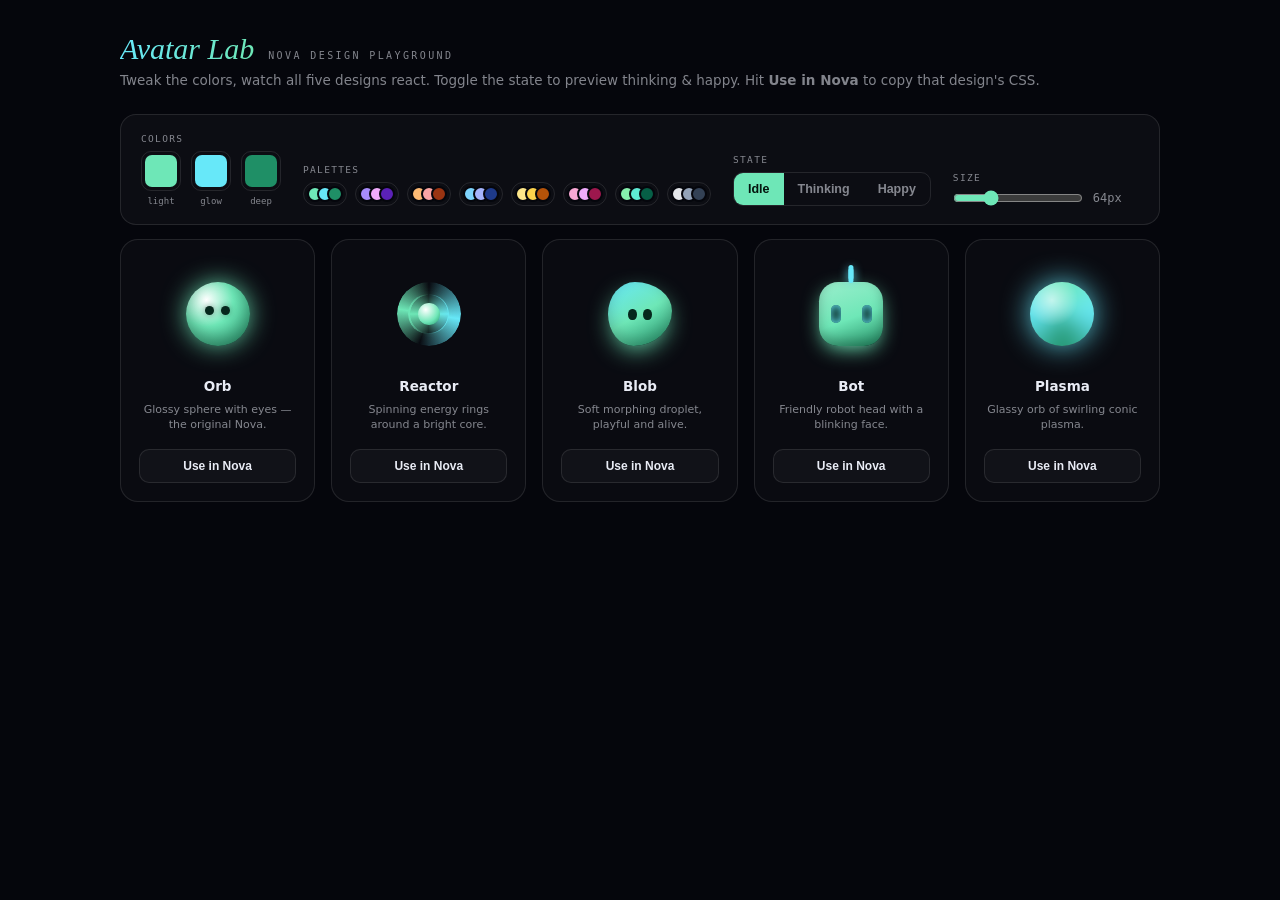
<file: avatar-lab.html>
<!DOCTYPE html>
<html lang="en">
<head>
<meta charset="UTF-8" />
<meta name="viewport" content="width=device-width, initial-scale=1.0" />
<link rel="manifest" href="manifest.webmanifest">
<link rel="apple-touch-icon" href="apple-touch-icon.png">
<link rel="icon" type="image/png" sizes="32x32" href="favicon-32.png">
<meta name="application-name" content="IKER OS">
<meta name="apple-mobile-web-app-title" content="IKER OS">
<meta name="apple-mobile-web-app-status-bar-style" content="black">
<title>Avatar Lab · Nova</title>
<!-- ============================================================
 * AVATAR LAB — local playground for the Nova avatar.
 * Pick colors, try 5 designs, preview idle / thinking / happy,
 * then "Use in Nova" copies the exact CSS for that design.
 * Pure HTML/CSS/JS, no build step. Serve locally and open.
 * ============================================================ -->
<style>
* { box-sizing: border-box; margin: 0; padding: 0; }
:root {
  --c1: #6EE7B7;   /* primary / light */
  --c2: #67E8F9;   /* secondary / glow */
  --c3: #1f8f66;   /* deep / shadow   */
  --bg: #05060c; --fg: #e9ecf5; --muted: rgba(233,236,245,.55); --line: rgba(255,255,255,.1);
}
html, body { background: var(--bg); }
body { font-family: ui-sans-serif, system-ui, -apple-system, sans-serif; color: var(--fg); min-height: 100vh; }

.shell { max-width: 1080px; margin: 0 auto; padding: 32px 20px 80px; }
header { display: flex; align-items: baseline; gap: 14px; margin-bottom: 6px; }
header h1 { font-family: 'Times New Roman', Georgia, serif; font-style: italic; font-weight: 500; font-size: 30px;
  background: linear-gradient(90deg, var(--c2), var(--c1)); -webkit-background-clip: text; background-clip: text; -webkit-text-fill-color: transparent; }
header .role { font-family: ui-monospace, monospace; font-size: 10px; letter-spacing: .24em; text-transform: uppercase; color: var(--muted); }
.sub { color: var(--muted); font-size: 13.5px; margin-bottom: 26px; }

/* ---------- control bar ---------- */
.controls { display: flex; flex-wrap: wrap; gap: 22px; align-items: flex-end;
  background: rgba(255,255,255,.03); border: 1px solid var(--line); border-radius: 16px; padding: 18px 20px; margin-bottom: 14px; }
.ctl { display: flex; flex-direction: column; gap: 7px; }
.ctl > label { font-family: ui-monospace, monospace; font-size: 9.5px; letter-spacing: .14em; text-transform: uppercase; color: var(--muted); }
.swatches { display: flex; gap: 10px; }
.swatch { display: flex; flex-direction: column; align-items: center; gap: 5px; }
.swatch input[type=color] { width: 40px; height: 40px; padding: 0; border: 1px solid var(--line); border-radius: 10px; background: none; cursor: pointer; }
.swatch input[type=color]::-webkit-color-swatch-wrapper { padding: 3px; }
.swatch input[type=color]::-webkit-color-swatch { border: none; border-radius: 7px; }
.swatch span { font-size: 9px; color: var(--muted); font-family: ui-monospace, monospace; }

.seg { display: inline-flex; border: 1px solid var(--line); border-radius: 10px; overflow: hidden; }
.seg button { border: 0; background: transparent; color: var(--muted); padding: 9px 14px; cursor: pointer; font-size: 12.5px; font-weight: 600; }
.seg button.on { background: var(--c1); color: #04140d; }

.presets { display: flex; flex-wrap: wrap; gap: 8px; }
.preset { border: 1px solid var(--line); border-radius: 999px; padding: 6px; cursor: pointer; background: none; display: flex; gap: 0; align-items: center; }
.preset i { width: 16px; height: 16px; border-radius: 50%; display: block; margin: -3px; border: 2px solid var(--bg); }
.preset:hover { border-color: var(--c1); }

.sizebar { display: flex; align-items: center; gap: 10px; }
.sizebar input[type=range] { accent-color: var(--c1); width: 130px; }

/* ---------- gallery ---------- */
.grid { display: grid; grid-template-columns: repeat(auto-fill, minmax(190px, 1fr)); gap: 16px; }
.card { position: relative; background: rgba(255,255,255,.025); border: 1px solid var(--line); border-radius: 18px;
  padding: 26px 18px 18px; display: flex; flex-direction: column; align-items: center; gap: 16px; min-height: 230px; transition: border-color .2s, transform .2s; }
.card:hover { border-color: color-mix(in srgb, var(--c1) 50%, transparent); transform: translateY(-2px); }
.stage { height: 96px; display: flex; align-items: center; justify-content: center; }
.card .name { font-size: 13.5px; font-weight: 600; }
.card .desc { font-size: 11px; color: var(--muted); text-align: center; line-height: 1.4; margin-top: -8px; }
.use { margin-top: auto; border: 1px solid var(--line); background: rgba(255,255,255,.03); color: var(--fg);
  font-size: 12px; font-weight: 600; padding: 9px 0; width: 100%; border-radius: 10px; cursor: pointer; transition: .15s; }
.use:hover { background: var(--c1); color: #04140d; border-color: var(--c1); }
.use.copied { background: var(--c1); color: #04140d; border-color: var(--c1); }

/* ============================================================
   AVATAR DESIGNS — all driven by --c1 / --c2 / --c3.
   Container <div class="av av--N" data-state="idle|think|happy">
   sized by --s (px). States toggled by data-state on the body.
   ============================================================ */
.av { --s: 64px; width: var(--s); height: var(--s); position: relative; flex-shrink: 0; }

/* 1 · ORB — the original Nova orb */
.av--orb { border-radius: 50%;
  background: radial-gradient(circle at 32% 28%, #ffffff, var(--c1) 42%, var(--c3) 100%);
  box-shadow: 0 0 26px -2px var(--c1), inset 0 -7px 16px rgba(0,0,0,.28);
  animation: floatY 4s ease-in-out infinite; }
.av--orb::before, .av--orb::after { content:''; position:absolute; top:38%; width:14%; height:14%; border-radius:50%;
  background:#06281d; box-shadow:0 0 6px rgba(0,0,0,.4); transition:height .15s; }
.av--orb::before { left:30%; } .av--orb::after { right:30%; }
[data-state=think] .av--orb { animation: floatY 1.1s ease-in-out infinite, glowPulse 1.1s ease-in-out infinite; }
[data-state=happy] .av--orb::before, [data-state=happy] .av--orb::after { height:6%; border-radius:0 0 9px 9px; }

/* 2 · REACTOR — spinning conic rings round a core */
.av--reactor { display:grid; place-items:center; animation: floatY 4.5s ease-in-out infinite; }
.av--reactor::before { content:''; position:absolute; inset:0; border-radius:50%;
  background: conic-gradient(from 0deg, transparent, var(--c2), transparent 55%, var(--c1), transparent);
  -webkit-mask: radial-gradient(closest-side, transparent 58%, #000 60%); mask: radial-gradient(closest-side, transparent 58%, #000 60%);
  animation: spin 6s linear infinite; }
.av--reactor::after { content:''; position:absolute; inset:18%; border-radius:50%;
  background: conic-gradient(from 180deg, transparent, var(--c1), transparent 50%, var(--c2), transparent);
  -webkit-mask: radial-gradient(closest-side, transparent 48%, #000 50%); mask: radial-gradient(closest-side, transparent 48%, #000 50%);
  animation: spin 3.4s linear infinite reverse; }
.av--reactor i { width:34%; height:34%; border-radius:50%; z-index:1;
  background: radial-gradient(circle at 35% 30%, #fff, var(--c1) 60%, var(--c3));
  box-shadow: 0 0 18px var(--c1); }
[data-state=think] .av--reactor::before { animation-duration: 1.6s; }
[data-state=think] .av--reactor::after { animation-duration: 1s; }
[data-state=happy] .av--reactor i { animation: pop .5s ease; }

/* 3 · BLOB — morphing gooey droplet with eyes */
.av--blob { background: linear-gradient(150deg, var(--c2), var(--c1) 50%, var(--c3));
  box-shadow: 0 8px 24px -6px var(--c1), inset 0 -6px 14px rgba(0,0,0,.2);
  border-radius: 42% 58% 60% 40% / 50% 45% 55% 50%;
  animation: morph 6s ease-in-out infinite, floatY 5s ease-in-out infinite; }
.av--blob::before, .av--blob::after { content:''; position:absolute; top:42%; width:13%; height:18%; border-radius:50%;
  background:#06281d; transition:height .15s; }
.av--blob::before { left:32%; } .av--blob::after { right:32%; }
[data-state=think] .av--blob { animation: morph 1.8s ease-in-out infinite, floatY 1.4s ease-in-out infinite; }
[data-state=happy] .av--blob::before, [data-state=happy] .av--blob::after { height:7%; top:46%; border-radius:0 0 8px 8px; }

/* 4 · BOT — friendly rounded robot head */
.av--bot { border-radius: 30%;
  background: linear-gradient(160deg, color-mix(in srgb, var(--c1) 70%, #fff), var(--c1) 55%, var(--c3));
  box-shadow: 0 6px 20px -4px var(--c1), inset 0 -5px 12px rgba(0,0,0,.25); animation: floatY 4s ease-in-out infinite; }
.av--bot::before { content:''; position:absolute; left:50%; top:-22%; transform:translateX(-50%);
  width:8%; height:24%; background:var(--c2); border-radius:99px; box-shadow:0 -3px 0 0 var(--c2), 0 0 10px var(--c2); }
.av--bot .face { position:absolute; inset:24% 18%; display:flex; align-items:center; justify-content:space-between; }
.av--bot .face b { width:24%; height:55%; border-radius:99px; background:#06281d; box-shadow:0 0 8px var(--c2) inset; transition:.15s; animation: blink 4.2s infinite; }
[data-state=think] .av--bot .face b { animation: blink 1.1s infinite; }
[data-state=happy] .av--bot .face b { height:24%; border-radius:0 0 99px 99px; }

/* 5 · PLASMA — glassy swirling conic plasma */
.av--plasma { border-radius:50%; overflow:hidden; isolation:isolate;
  box-shadow: 0 0 30px -2px var(--c2), inset 0 0 0 1.5px rgba(255,255,255,.25); animation: floatY 4.5s ease-in-out infinite; }
.av--plasma::before { content:''; position:absolute; inset:-40%;
  background: conic-gradient(from 0deg, var(--c1), var(--c2), var(--c3), var(--c2), var(--c1));
  filter: blur(10px); animation: spin 7s linear infinite; }
.av--plasma::after { content:''; position:absolute; inset:0; border-radius:50%;
  background: radial-gradient(circle at 34% 28%, rgba(255,255,255,.6), transparent 42%); }
[data-state=think] .av--plasma::before { animation-duration: 1.8s; }
[data-state=happy] .av--plasma { animation: floatY 4.5s ease-in-out infinite, pop .5s ease; }

/* ---------- shared keyframes ---------- */
@keyframes floatY { 0%,100%{ transform: translateY(0) } 50%{ transform: translateY(-7px) } }
@keyframes glowPulse { 0%,100%{ box-shadow: 0 0 26px -2px var(--c1) } 50%{ box-shadow: 0 0 40px 3px var(--c1) } }
@keyframes spin { to { transform: rotate(360deg) } }
@keyframes morph {
  0%,100%{ border-radius: 42% 58% 60% 40% / 50% 45% 55% 50% }
  33%{ border-radius: 60% 40% 45% 55% / 55% 55% 45% 45% }
  66%{ border-radius: 45% 55% 55% 45% / 42% 58% 42% 58% } }
@keyframes blink { 0%,92%,100%{ transform: scaleY(1) } 96%{ transform: scaleY(.1) } }
@keyframes pop { 0%{ transform: scale(1) } 40%{ transform: scale(1.18) } 100%{ transform: scale(1) } }

.toast { position: fixed; left: 50%; bottom: 26px; transform: translateX(-50%) translateY(20px);
  background: var(--c1); color: #04140d; font-weight: 700; font-size: 13px; padding: 11px 20px; border-radius: 999px;
  opacity: 0; pointer-events: none; transition: .25s; box-shadow: 0 10px 30px -6px var(--c1); }
.toast.show { opacity: 1; transform: translateX(-50%) translateY(0); }

@media (max-width: 560px){ .controls { gap: 16px; } }
</style>
</head>
<body data-state="idle">
  <div class="shell">
    <header>
      <h1>Avatar Lab</h1><span class="role">Nova design playground</span>
    </header>
    <p class="sub">Tweak the colors, watch all five designs react. Toggle the state to preview thinking & happy. Hit <b>Use in Nova</b> to copy that design's CSS.</p>

    <div class="controls">
      <div class="ctl">
        <label>Colors</label>
        <div class="swatches">
          <div class="swatch"><input id="c1" type="color" value="#6EE7B7"><span>light</span></div>
          <div class="swatch"><input id="c2" type="color" value="#67E8F9"><span>glow</span></div>
          <div class="swatch"><input id="c3" type="color" value="#1f8f66"><span>deep</span></div>
        </div>
      </div>

      <div class="ctl">
        <label>Palettes</label>
        <div class="presets" id="presets"></div>
      </div>

      <div class="ctl">
        <label>State</label>
        <div class="seg" id="stateSeg">
          <button data-state="idle" class="on">Idle</button>
          <button data-state="think">Thinking</button>
          <button data-state="happy">Happy</button>
        </div>
      </div>

      <div class="ctl">
        <label>Size</label>
        <div class="sizebar"><input id="size" type="range" min="44" max="120" value="64"><span id="sizeVal" style="font-size:12px;color:var(--muted);font-family:ui-monospace,monospace">64px</span></div>
      </div>
    </div>

    <div class="grid" id="grid"></div>
  </div>

  <div class="toast" id="toast">Copied!</div>

<script>
(function(){
  const root = document.documentElement;
  const body = document.body;

  const DESIGNS = [
    { id:'orb',     name:'Orb',     desc:'Glossy sphere with eyes — the original Nova.', html:'' },
    { id:'reactor', name:'Reactor', desc:'Spinning energy rings around a bright core.',   html:'<i></i>' },
    { id:'blob',    name:'Blob',    desc:'Soft morphing droplet, playful and alive.',     html:'' },
    { id:'bot',     name:'Bot',     desc:'Friendly robot head with a blinking face.',     html:'<div class="face"><b></b><b></b></div>' },
    { id:'plasma',  name:'Plasma',  desc:'Glassy orb of swirling conic plasma.',          html:'' },
  ];

  const PALETTES = [
    { c1:'#6EE7B7', c2:'#67E8F9', c3:'#1f8f66' }, // mint (default)
    { c1:'#A78BFA', c2:'#F0ABFC', c3:'#5B21B6' }, // violet
    { c1:'#FDBA74', c2:'#FCA5A5', c3:'#9A3412' }, // sunset
    { c1:'#7DD3FC', c2:'#A5B4FC', c3:'#1E3A8A' }, // ocean
    { c1:'#FDE68A', c2:'#FCD34D', c3:'#B45309' }, // gold
    { c1:'#F9A8D4', c2:'#F0ABFC', c3:'#9D174D' }, // bubblegum
    { c1:'#86EFAC', c2:'#5EEAD4', c3:'#065F46' }, // emerald
    { c1:'#E5E7EB', c2:'#94A3B8', c3:'#334155' }, // graphite
  ];

  // build gallery
  const grid = document.getElementById('grid');
  DESIGNS.forEach(d => {
    const card = document.createElement('div');
    card.className = 'card';
    card.innerHTML =
      '<div class="stage"><div class="av av--'+d.id+'">'+d.html+'</div></div>' +
      '<div class="name">'+d.name+'</div>' +
      '<div class="desc">'+d.desc+'</div>' +
      '<button class="use" data-id="'+d.id+'">Use in Nova</button>';
    grid.appendChild(card);
  });

  // build palette chips
  const presets = document.getElementById('presets');
  PALETTES.forEach(p => {
    const b = document.createElement('button');
    b.className = 'preset'; b.title = 'Apply palette';
    b.innerHTML = '<i style="background:'+p.c1+'"></i><i style="background:'+p.c2+'"></i><i style="background:'+p.c3+'"></i>';
    b.addEventListener('click', () => applyPalette(p));
    presets.appendChild(b);
  });

  // colors
  const c1 = document.getElementById('c1'), c2 = document.getElementById('c2'), c3 = document.getElementById('c3');
  function syncColors(){ root.style.setProperty('--c1', c1.value); root.style.setProperty('--c2', c2.value); root.style.setProperty('--c3', c3.value); }
  [c1,c2,c3].forEach(el => el.addEventListener('input', syncColors));
  function applyPalette(p){ c1.value=p.c1; c2.value=p.c2; c3.value=p.c3; syncColors(); }
  syncColors();

  // size
  const size = document.getElementById('size'), sizeVal = document.getElementById('sizeVal');
  function syncSize(){ document.querySelectorAll('.av').forEach(a => a.style.setProperty('--s', size.value+'px')); sizeVal.textContent = size.value+'px'; }
  size.addEventListener('input', syncSize); syncSize();

  // state
  document.getElementById('stateSeg').addEventListener('click', e => {
    const btn = e.target.closest('button'); if (!btn) return;
    body.dataset.state = btn.dataset.state;
    document.querySelectorAll('#stateSeg button').forEach(b => b.classList.toggle('on', b === btn));
  });

  // ---- "Use in Nova": copy the chosen design's CSS, ready to paste ----
  const toast = document.getElementById('toast');
  function showToast(msg){ toast.textContent = msg; toast.classList.add('show'); setTimeout(()=>toast.classList.remove('show'), 1600); }

  function cssFor(id){
    const vars = `:root{\n  --c1: ${c1.value};\n  --c2: ${c2.value};\n  --c3: ${c3.value};\n}`;
    const sheet = document.styleSheets[0];
    const want = ['.av ', '.av--'+id, '@keyframes floatY','@keyframes glowPulse','@keyframes spin','@keyframes morph','@keyframes blink','@keyframes pop'];
    const rules = [];
    for (const r of sheet.cssRules){
      const t = r.cssText;
      if (t.startsWith('.av{') || t.startsWith('.av ')) { rules.push(t); continue; }
      if (t.includes('.av--'+id)) { rules.push(t); continue; }
      if (t.startsWith('@keyframes')) { rules.push(t); continue; }
    }
    return `/* Nova avatar · "${id}" design — paste into your stylesheet */\n${vars}\n\n` + rules.join('\n') +
      `\n\n<!-- markup -->\n<div class="av av--${id}" data-state="idle">${DESIGNS.find(d=>d.id===id).html}</div>`;
  }

  grid.addEventListener('click', async e => {
    const btn = e.target.closest('.use'); if (!btn) return;
    const css = cssFor(btn.dataset.id);
    try { await navigator.clipboard.writeText(css); } catch(_){
      const ta = document.createElement('textarea'); ta.value = css; document.body.appendChild(ta); ta.select(); document.execCommand('copy'); ta.remove();
    }
    btn.classList.add('copied'); btn.textContent = '✓ Copied CSS';
    setTimeout(()=>{ btn.classList.remove('copied'); btn.textContent = 'Use in Nova'; }, 1500);
    showToast(btn.dataset.id + ' CSS copied');
  });
})();
</script>
</body>
</html>
</file>
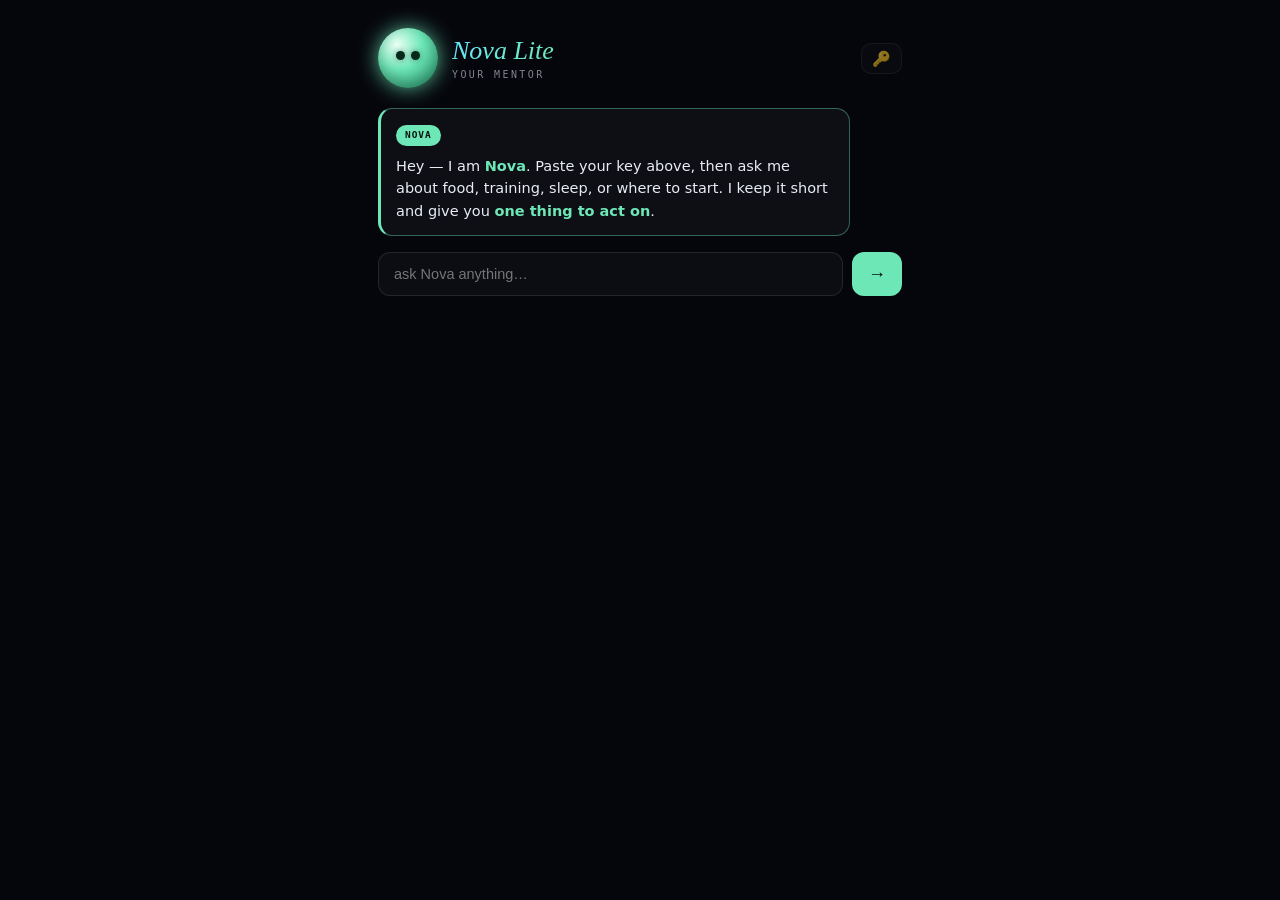
<file: nova-lite.html>
<!DOCTYPE html>
<html lang="en">
<head>
<meta charset="UTF-8" />
<meta name="viewport" content="width=device-width, initial-scale=1.0" />
<link rel="manifest" href="manifest.webmanifest">
<link rel="apple-touch-icon" href="apple-touch-icon.png">
<link rel="icon" type="image/png" sizes="32x32" href="favicon-32.png">
<meta name="application-name" content="IKER OS">
<meta name="apple-mobile-web-app-title" content="IKER OS">
<meta name="apple-mobile-web-app-status-bar-style" content="black">
<title>Nova Lite · AI Mentor</title>
<!-- ============================================================
 * NOVA LITE — a simple, drop-in AI mentor for ANY dashboard.
 * Single self-contained file. No backend, no build step.
 *
 * HOW IT WORKS (bring-your-own-key):
 *   • The viewer pastes their OWN Anthropic API key (stored only in
 *     their browser's localStorage — never sent anywhere but Anthropic).
 *   • Nova reads whatever the dashboard saved in localStorage for context.
 *   • Calls the Claude API directly from the browser using the
 *     `anthropic-dangerous-direct-browser-access` header.
 *
 * This is the lightweight version: a flat CSS orb (no 3D), basic chat.
 * The premium build (3D avatar, Spark voice scheduler, secure server
 * proxy, palettes) is the paid Patreon episode.
 * ============================================================ -->
<style>
* { box-sizing: border-box; margin: 0; padding: 0; }
:root { --accent: #6EE7B7; --accent-2: #67E8F9; --bg: #05060c; --fg: #e9ecf5; --muted: rgba(233,236,245,.55); --line: rgba(255,255,255,.1); }
html, body { background: var(--bg); }
body { font-family: ui-sans-serif, system-ui, -apple-system, sans-serif; color: var(--fg); min-height: 100vh; }

.wrap { max-width: 560px; margin: 0 auto; padding: 28px 18px 60px; }
.top { display: flex; align-items: center; gap: 14px; margin-bottom: 20px; }
.key-toggle { margin-left: auto; border: 1px solid var(--line); background: rgba(255,255,255,.03); border-radius: 10px; padding: 7px 10px; cursor: pointer; font-size: 15px; line-height: 1; opacity: .55; transition: opacity .15s; }
.key-toggle:hover { opacity: 1; }
.key-toggle.has-key { opacity: 1; border-color: var(--accent); }
.keypanel { display: none; }
.keypanel.open { display: block; }

/* ---- flat CSS orb avatar (lightweight, no Three.js) ---- */
.orb { width: 60px; height: 60px; border-radius: 50%; position: relative; flex-shrink: 0;
  background: radial-gradient(circle at 32% 28%, #eafff6, var(--accent) 42%, #1f8f66 100%);
  box-shadow: 0 0 22px -2px var(--accent), inset 0 -6px 14px rgba(0,0,0,.25);
  animation: orbFloat 4s ease-in-out infinite; }
.orb::before, .orb::after { content: ''; position: absolute; top: 38%; width: 9px; height: 9px; border-radius: 50%;
  background: #06281d; box-shadow: 0 0 6px rgba(0,0,0,.4); transition: height .15s; }
.orb::before { left: 30%; } .orb::after { right: 30%; }
.orb.think { animation: orbFloat 1.1s ease-in-out infinite, orbPulse 1.1s ease-in-out infinite; }
.orb.happy::before, .orb.happy::after { height: 4px; border-radius: 0 0 9px 9px; }
@keyframes orbFloat { 0%,100% { transform: translateY(0) } 50% { transform: translateY(-6px) } }
@keyframes orbPulse { 0%,100% { box-shadow: 0 0 22px -2px var(--accent) } 50% { box-shadow: 0 0 34px 2px var(--accent) } }

.title h1 { font-family: 'Times New Roman', Georgia, serif; font-style: italic; font-size: 26px; font-weight: 500;
  background: linear-gradient(90deg, var(--accent-2), var(--accent)); -webkit-background-clip: text; background-clip: text; -webkit-text-fill-color: transparent; }
.title .role { font-family: ui-monospace, monospace; font-size: 10px; letter-spacing: .24em; text-transform: uppercase; color: var(--muted); margin-top: 3px; }

/* ---- key setup ---- */
.keybar { display: flex; gap: 8px; margin-bottom: 16px; }
.keybar input { flex: 1; background: rgba(255,255,255,.03); border: 1px solid var(--line); color: var(--fg); border-radius: 10px; padding: 11px 13px; font-size: 13px; outline: none; }
.keybar input:focus { border-color: var(--accent); }
.keybar button { border: 0; border-radius: 10px; padding: 0 16px; cursor: pointer; color: #04140d; background: var(--accent); font-weight: 600; font-size: 13px; }
.hint { font-size: 12px; color: var(--muted); line-height: 1.5; margin-bottom: 18px; }
.hint a { color: var(--accent-2); }
.hint.saved { color: var(--accent); }

/* ---- chat ---- */
.feed { display: flex; flex-direction: column; gap: 12px; margin-bottom: 16px; }
.msg { max-width: 90%; }
.msg.user { align-self: flex-end; }
.msg.coach { align-self: flex-start; width: 100%; }
.bubble { border-radius: 14px; padding: 13px 15px; font-size: 14.5px; line-height: 1.55; }
.msg.user .bubble { background: rgba(255,255,255,.05); border: 1px solid var(--line); }
.msg.coach .bubble { background: rgba(255,255,255,.04); border: 1px solid color-mix(in srgb, var(--accent) 40%, transparent); border-left: 3px solid var(--accent); }
.tag { display: inline-block; margin-bottom: 9px; font-family: ui-monospace, monospace; font-size: 9.5px; font-weight: 700; letter-spacing: .1em; text-transform: uppercase; color: #04140d; background: var(--accent); padding: 3px 9px; border-radius: 999px; }
.bubble b, .pill { color: var(--accent); font-weight: 700; }
.pill { background: color-mix(in srgb, var(--accent) 18%, transparent); padding: 1px 7px; border-radius: 6px; font-weight: 600; }
.reply-list { margin: 6px 0 0; padding-left: 18px; display: grid; gap: 6px; }
.reply-list li { line-height: 1.45; }
.dots { display: inline-flex; gap: 5px; } .dots i { width: 6px; height: 6px; border-radius: 50%; background: var(--accent); opacity: .4; animation: d 1.2s ease-in-out infinite; }
.dots i:nth-child(2){animation-delay:.2s} .dots i:nth-child(3){animation-delay:.4s}
@keyframes d { 0%,100%{opacity:.35;transform:scale(1)} 50%{opacity:1;transform:scale(1.4)} }

.composer { display: flex; gap: 9px; }
.composer input { flex: 1; background: rgba(255,255,255,.03); border: 1px solid var(--line); color: var(--fg); border-radius: 12px; padding: 13px 15px; font-size: 14.5px; outline: none; }
.composer input:focus { border-color: var(--accent); }
.composer button { width: 50px; border: 0; border-radius: 12px; cursor: pointer; color: #04140d; background: var(--accent); font-size: 18px; }
.composer button:active { transform: scale(.94); }
</style>
</head>
<body>
  <div class="wrap">
    <div class="top">
      <div class="orb" id="orb"></div>
      <div class="title"><h1>Nova Lite</h1><div class="role">your mentor</div></div>
      <button id="keyToggle" class="key-toggle" aria-label="API key settings" title="API key">🔑</button>
    </div>

    <div class="keypanel" id="keypanel">
      <div class="keybar">
        <input id="keyInput" type="password" placeholder="paste your Anthropic API key (sk-ant-…)" autocomplete="off" />
        <button id="keySave">Save</button>
      </div>
      <div class="hint" id="hint">
        Your key is stored only in <b>this browser</b> and sent straight to Anthropic — never to us.
        Get one at <a href="https://console.anthropic.com/settings/keys" target="_blank" rel="noopener">console.anthropic.com</a>.
      </div>
    </div>

    <div class="feed" id="feed"></div>

    <div class="composer">
      <input id="chatInput" placeholder="ask Nova anything…" autocomplete="off" />
      <button id="send" aria-label="Send">→</button>
    </div>
  </div>

<script>
(function(){
  const KEY_LS = 'nova_lite_api_key';
  const feed = document.getElementById('feed');
  const input = document.getElementById('chatInput');
  const orb = document.getElementById('orb');
  const keyInput = document.getElementById('keyInput');
  const hint = document.getElementById('hint');
  const keypanel = document.getElementById('keypanel');
  const keyToggle = document.getElementById('keyToggle');
  keyToggle.addEventListener('click', () => keypanel.classList.toggle('open'));

  function esc(s){ return String(s).replace(/[&<>"]/g, c => ({'&':'&amp;','<':'&lt;','>':'&gt;','"':'&quot;'}[c])); }
  function setOrb(s){ orb.className = 'orb' + (s ? ' ' + s : ''); }

  // ---- key handling ----
  function savedKey(){ try { return localStorage.getItem(KEY_LS) || ''; } catch(e){ return ''; } }
  if (savedKey()) { hint.classList.add('saved'); hint.innerHTML = '✓ Key saved in this browser. Ask away.'; keyInput.placeholder = '•••• key saved ••••'; keyToggle.classList.add('has-key'); }
  document.getElementById('keySave').addEventListener('click', () => {
    const k = keyInput.value.trim();
    if (!k) return;
    try { localStorage.setItem(KEY_LS, k); } catch(e){}
    keyInput.value = ''; keyInput.placeholder = '•••• key saved ••••';
    hint.classList.add('saved'); hint.innerHTML = '✓ Key saved in this browser. Ask away.';
    keyToggle.classList.add('has-key');
    keypanel.classList.remove('open'); // tuck it away so it's not on screen
  });

  // ---- read whatever the dashboard stored (for context) ----
  function dashboardData(){
    const out = {};
    for (let i = 0; i < localStorage.length; i++){
      const k = localStorage.key(i);
      if (k === KEY_LS) continue; // never send the key as data
      try { out[k] = JSON.parse(localStorage.getItem(k)); } catch(e){ out[k] = localStorage.getItem(k); }
    }
    return out;
  }

  // ---- render: bullets + **pills** ----
  function inlineMarks(s){ return esc(s).replace(/\*\*(.+?)\*\*/g, '<span class="pill">$1</span>'); }
  function render(text){
    const lines = String(text).split(/\r?\n/).map(l => l.trim()).filter(Boolean);
    const items = [], loose = [];
    for (const l of lines){
      if (/^[-•*]\s+/.test(l)) items.push('<li>' + inlineMarks(l.replace(/^[-•*]\s+/, '')) + '</li>');
      else loose.push(inlineMarks(l));
    }
    let html = loose.join('<br>');
    if (items.length) html += (html ? '<br>' : '') + '<ul class="reply-list">' + items.join('') + '</ul>';
    return html;
  }
  function addUser(t){ const e = document.createElement('div'); e.className = 'msg user'; e.innerHTML = '<div class="bubble">' + esc(t) + '</div>'; feed.appendChild(e); scroll(); }
  function addCoach(html){ const e = document.createElement('div'); e.className = 'msg coach'; e.innerHTML = '<div class="bubble"><span class="tag">Nova</span><div>' + html + '</div></div>'; feed.appendChild(e); scroll(); return e; }
  function scroll(){ window.scrollTo(0, document.body.scrollHeight); }

  const SYS =
    "You are Nova, a personal mentor living inside the user's life-tracking dashboard. " +
    "You can see their saved data (food, water, gym, finance, sleep, goals, etc.). " +
    "Give honest, specific, encouraging guidance. " +
    "Answer in short bullet points starting with '- ', few words each, plain language. " +
    "Wrap key words and numbers in **double asterisks**. " +
    "End with one '- Do today:' bullet giving the single action. " +
    "Dashboard data as JSON:\n";

  let busy = false;
  async function ask(text){
    text = (text||'').trim(); if (!text || busy) return;
    const key = savedKey();
    if (!key){ addCoach('- Paste your **Anthropic API key** above first, then ask me again.'); return; }
    busy = true; addUser(text); input.value = '';
    setOrb('think');
    const loading = addCoach('<span class="dots"><i></i><i></i><i></i></span>');
    try {
      const res = await fetch('https://api.anthropic.com/v1/messages', {
        method: 'POST',
        headers: {
          'content-type': 'application/json',
          'x-api-key': key,
          'anthropic-version': '2023-06-01',
          'anthropic-dangerous-direct-browser-access': 'true',
        },
        body: JSON.stringify({
          model: 'claude-opus-4-8',
          max_tokens: 1024,
          system: SYS + JSON.stringify(dashboardData()),
          messages: [{ role: 'user', content: text }],
        }),
      });
      const json = await res.json();
      if (json.error){ loading.querySelector('div:last-child').innerHTML = render('- ' + (json.error.message || 'Something went wrong — check your API key.')); setOrb(''); busy = false; return; }
      const reply = (json.content && json.content[0] && json.content[0].text) || 'Hmm, no reply.';
      loading.querySelector('div:last-child').innerHTML = render(reply);
      setOrb('happy'); setTimeout(() => setOrb(''), 2500);
    } catch(e){
      loading.querySelector('div:last-child').innerHTML = render('- Could not reach Anthropic — check your connection and key.');
      setOrb('');
    }
    busy = false;
  }

  document.getElementById('send').addEventListener('click', () => ask(input.value));
  input.addEventListener('keydown', e => { if (e.key === 'Enter') ask(input.value); });

  addCoach('Hey — I am <b>Nova</b>. Paste your key above, then ask me about food, training, sleep, or where to start. I keep it short and give you <b>one thing to act on</b>.');
})();
</script>
</body>
</html>
</file>
